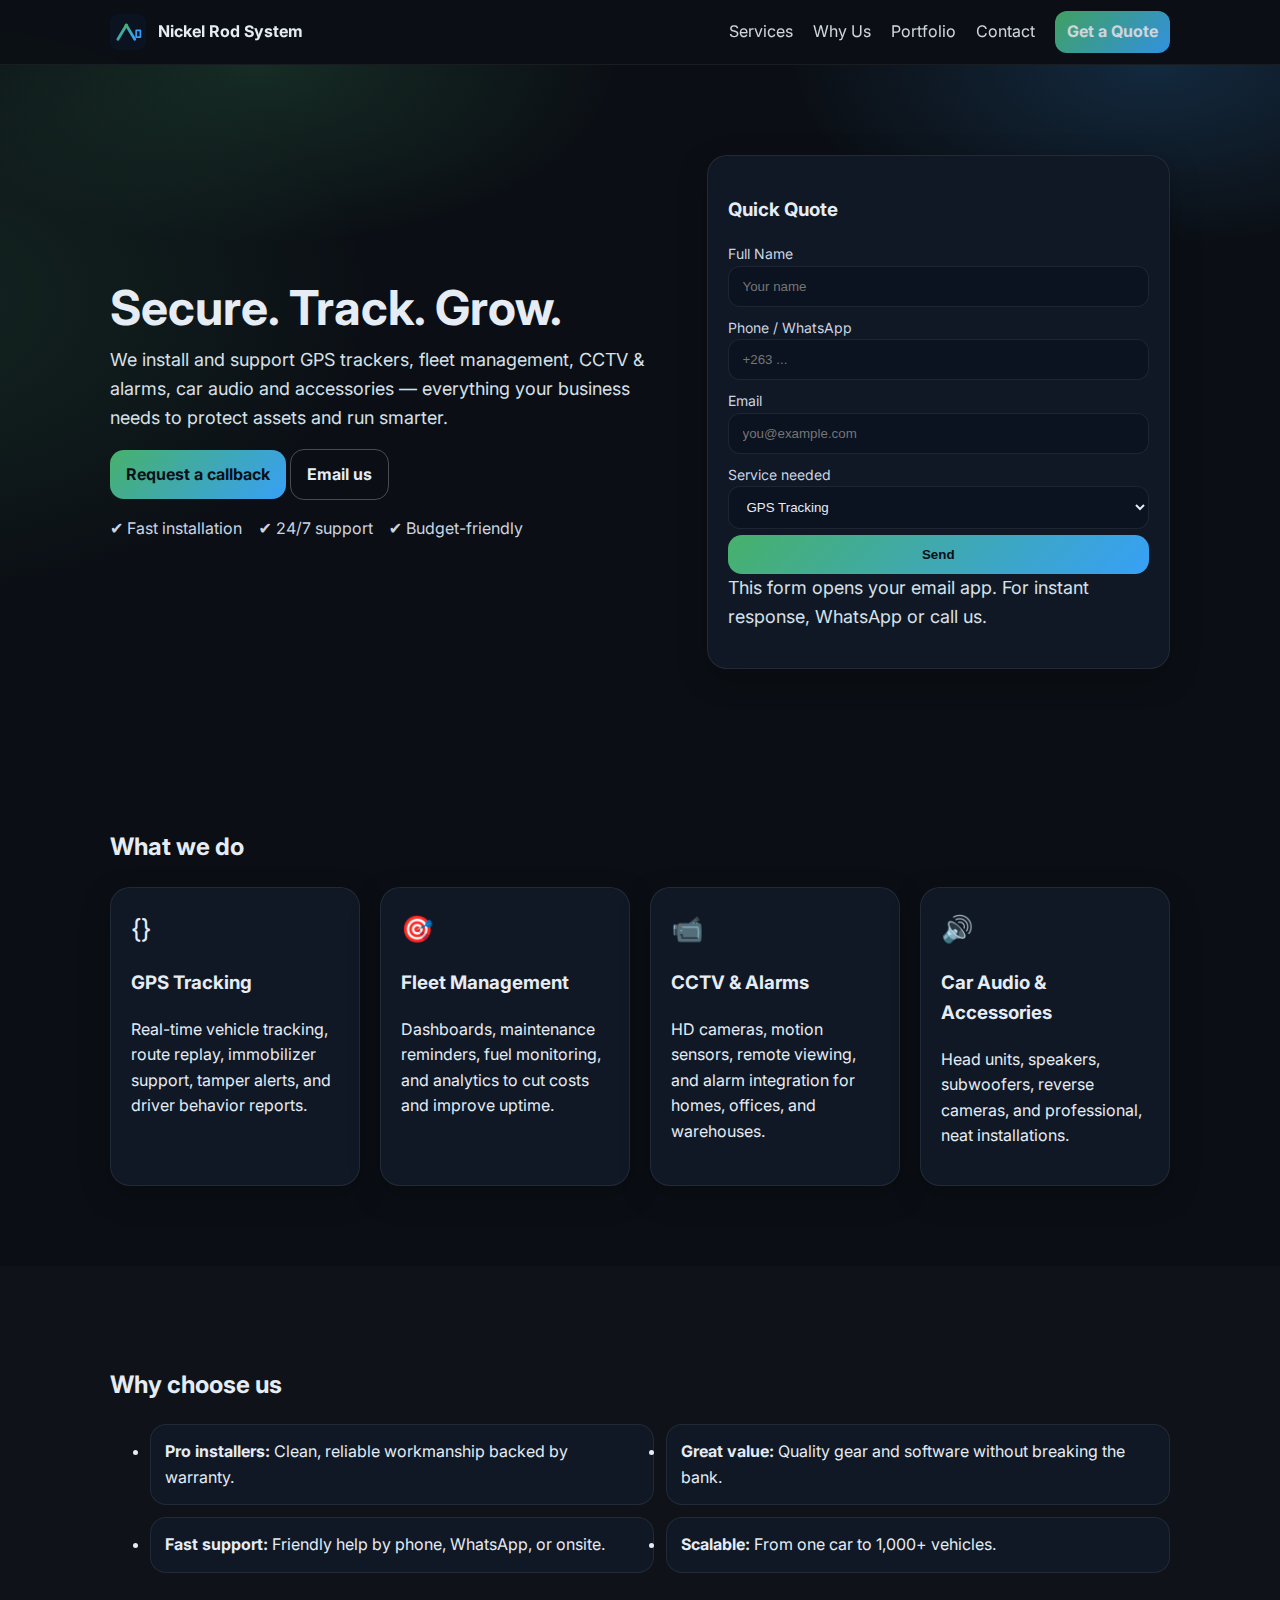
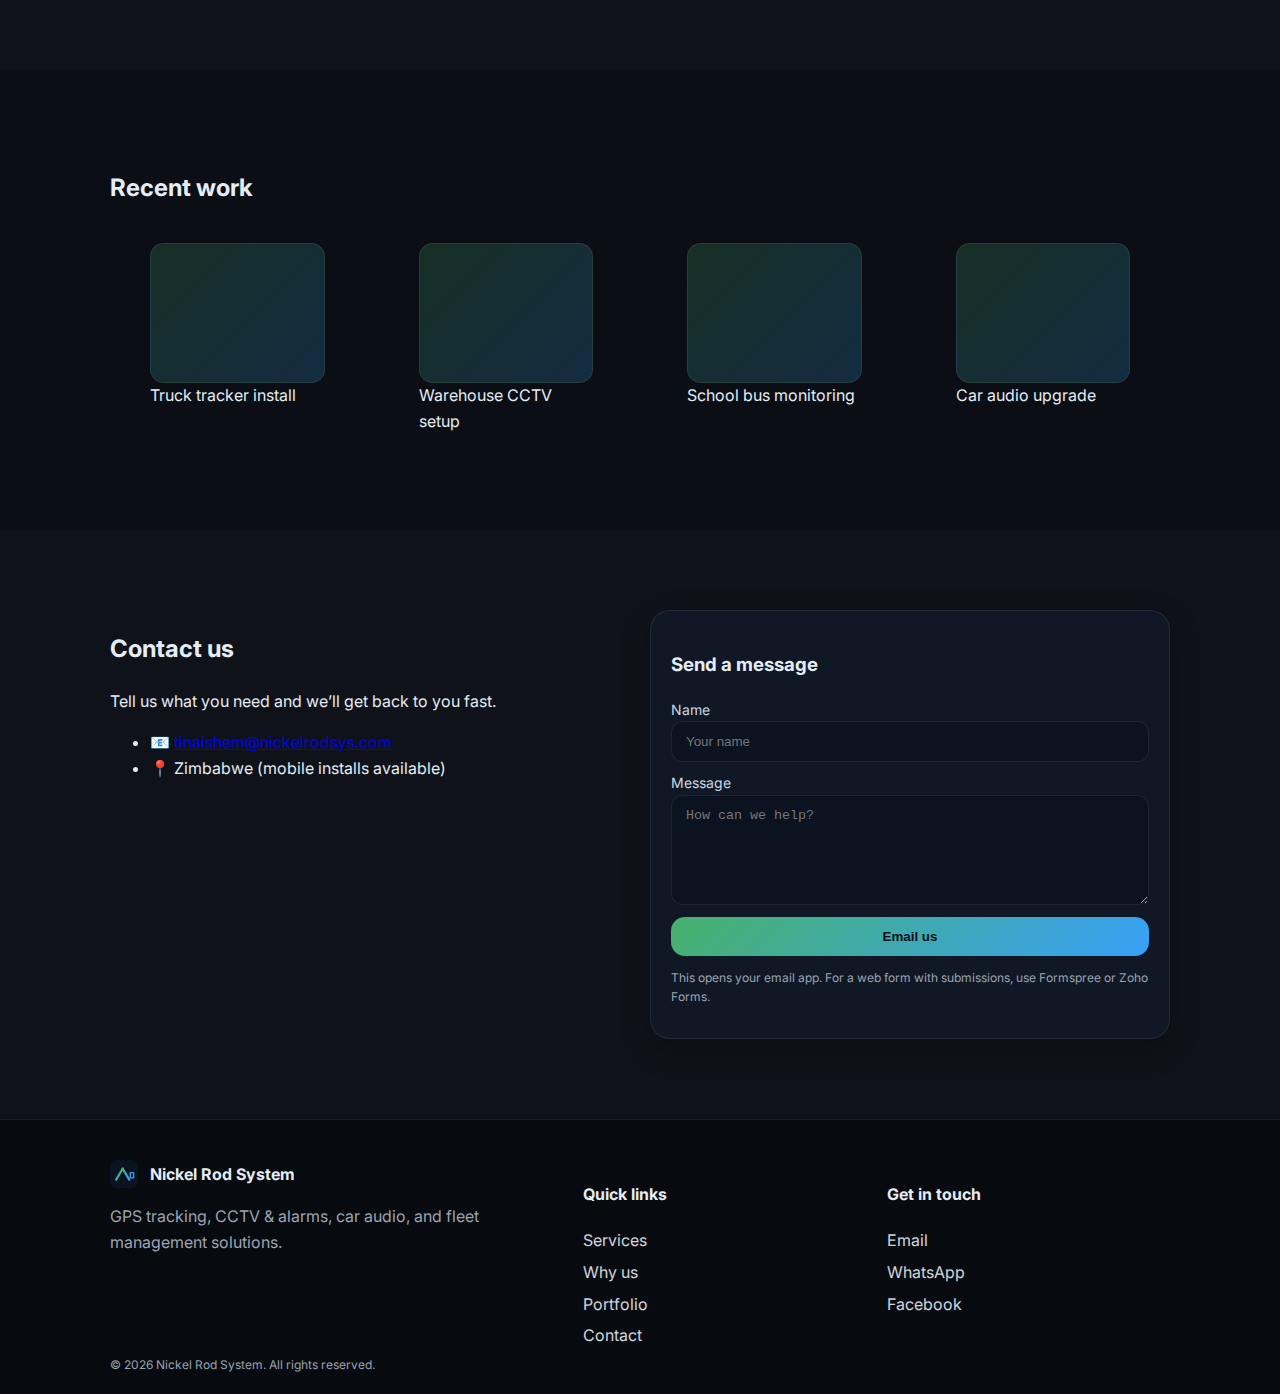
<file: index.html>
<!doctype html>
<html lang="en">
<head>
  <meta charset="utf-8" />
  <meta name="viewport" content="width=device-width, initial-scale=1" />
  <title>Nickel Rod System — GPS Tracking, CCTV & Security</title>
  <meta name="description" content="Nickel Rod System supplies and installs GPS tracking, fleet management, CCTV, alarms, car radios and accessories. Fast, reliable, and affordable." />
  <meta property="og:title" content="Nickel Rod System — GPS Tracking, CCTV & Security" />
  <meta property="og:description" content="Reliable GPS tracking, CCTV, alarms, and fleet solutions." />
  <meta property="og:type" content="website" />
  <meta property="og:image" content="assets/og-image.png" />
  <link rel="icon" href="assets/favicon.svg" type="image/svg+xml" />
  <link rel="preconnect" href="https://fonts.googleapis.com">
  <link rel="preconnect" href="https://fonts.gstatic.com" crossorigin>
  <link href="https://fonts.googleapis.com/css2?family=Inter:wght@300;400;500;600;700;800;900&display=swap" rel="stylesheet">
  <link rel="stylesheet" href="styles.css" />
</head>
<body>
  <!--
    TODOs for you:
    1) Replace placeholders: phone number, address, social links.
    2) Update email (now set to tinaishem@nickelrodsys.com).
    3) Add your logo in /assets/logo.svg or as text.
  -->
  <header class="site-header">
    <div class="container nav">
      <a class="brand" href="#home">
        <img src="assets/logo.svg" alt="Nickel Rod System logo" class="logo" />
        <span>Nickel Rod System</span>
      </a>
      <nav id="nav" class="nav-links">
        <a href="#services">Services</a>
        <a href="#features">Why Us</a>
        <a href="#portfolio">Portfolio</a>
        <a href="#contact">Contact</a>
        <a class="btn small" href="mailto:tinaishem@nickelrodsys.com">Get a Quote</a>
      </nav>
      <button class="hamburger" aria-label="Open menu" onclick="toggleMenu()">
        <span></span><span></span><span></span>
      </button>
    </div>
  </header>

  <main id="home">
    <section class="hero">
      <div class="container hero-grid">
        <div class="hero-copy">
          <h1>Secure. Track. Grow.</h1>
          <p>We install and support GPS trackers, fleet management, CCTV & alarms, car audio and accessories — everything your business needs to protect assets and run smarter.</p>
          <div class="cta">
            <a class="btn" href="#contact">Request a callback</a>
            <a class="btn ghost" href="mailto:tinaishem@nickelrodsys.com">Email us</a>
          </div>
          <ul class="badges">
            <li>✔ Fast installation</li>
            <li>✔ 24/7 support</li>
            <li>✔ Budget-friendly</li>
          </ul>
        </div>
        <div class="hero-card">
          <div class="card">
            <h3>Quick Quote</h3>
            <form id="quoteForm" onsubmit="return sendQuote(event)">
              <label>Full Name
                <input required name="name" placeholder="Your name" />
              </label>
              <label>Phone / WhatsApp
                <input required name="phone" placeholder="+263 ..." />
              </label>
              <label>Email
                <input type="email" name="email" placeholder="you@example.com" />
              </label>
              <label>Service needed
                <select name="service">
                  <option>GPS Tracking</option>
                  <option>Fleet Management</option>
                  <option>CCTV & Alarms</option>
                  <option>Car Audio & Accessories</option>
                  <option>Other</option>
                </select>
              </label>
              <button class="btn block" type="submit">Send</button>
              <p class="muted tiny">This form opens your email app. For instant response, WhatsApp or call us.</p>
            </form>
          </div>
        </div>
      </div>
    </section>

    <section id="services" class="section">
      <div class="container">
        <h2>What we do</h2>
        <div class="grid cards">
          <article class="card">
            <div class="icon">{}</div>
            <h3>GPS Tracking</h3>
            <p>Real-time vehicle tracking, route replay, immobilizer support, tamper alerts, and driver behavior reports.</p>
          </article>
          <article class="card">
            <div class="icon">🎯</div>
            <h3>Fleet Management</h3>
            <p>Dashboards, maintenance reminders, fuel monitoring, and analytics to cut costs and improve uptime.</p>
          </article>
          <article class="card">
            <div class="icon">📹</div>
            <h3>CCTV & Alarms</h3>
            <p>HD cameras, motion sensors, remote viewing, and alarm integration for homes, offices, and warehouses.</p>
          </article>
          <article class="card">
            <div class="icon">🔊</div>
            <h3>Car Audio & Accessories</h3>
            <p>Head units, speakers, subwoofers, reverse cameras, and professional, neat installations.</p>
          </article>
        </div>
      </div>
    </section>

    <section id="features" class="section alt">
      <div class="container">
        <h2>Why choose us</h2>
        <ul class="feature-list">
          <li><strong>Pro installers:</strong> Clean, reliable workmanship backed by warranty.</li>
          <li><strong>Great value:</strong> Quality gear and software without breaking the bank.</li>
          <li><strong>Fast support:</strong> Friendly help by phone, WhatsApp, or onsite.</li>
          <li><strong>Scalable:</strong> From one car to 1,000+ vehicles.</li>
        </ul>
      </div>
    </section>

    <section id="portfolio" class="section">
      <div class="container">
        <h2>Recent work</h2>
        <div class="grid gallery">
          <figure class="shot"><div class="ph"></div><figcaption>Truck tracker install</figcaption></figure>
          <figure class="shot"><div class="ph"></div><figcaption>Warehouse CCTV setup</figcaption></figure>
          <figure class="shot"><div class="ph"></div><figcaption>School bus monitoring</figcaption></figure>
          <figure class="shot"><div class="ph"></div><figcaption>Car audio upgrade</figcaption></figure>
        </div>
      </div>
    </section>

    <section id="contact" class="section alt">
      <div class="container contact">
        <div>
          <h2>Contact us</h2>
          <p class="lead">Tell us what you need and we’ll get back to you fast.</p>
          <ul class="contact-list">
            <li>📧 <a href="mailto:tinaishem@nickelrodsys.com">tinaishem@nickelrodsys.com</a></li>
            <li>📍 Zimbabwe (mobile installs available)</li>
          </ul>
        </div>
        <div class="card">
          <h3>Send a message</h3>
          <form onsubmit="return sendQuote(event)">
            <label>Name
              <input required name="name" placeholder="Your name" />
            </label>
            <label>Message
              <textarea required name="message" placeholder="How can we help?"></textarea>
            </label>
            <button class="btn block">Email us</button>
            <p class="muted tiny">This opens your email app. For a web form with submissions, use Formspree or Zoho Forms.</p>
          </form>
        </div>
      </div>
    </section>
  </main>

  <footer class="site-footer">
    <div class="container footer-grid">
      <div class="brand-col">
        <div class="brand-inline">
          <img src="assets/logo.svg" class="logo small" alt="Logo" />
          <strong>Nickel Rod System</strong>
        </div>
        <p class="muted">GPS tracking, CCTV & alarms, car audio, and fleet management solutions.</p>
      </div>
      <div>
        <h4>Quick links</h4>
        <ul class="links">
          <li><a href="#services">Services</a></li>
          <li><a href="#features">Why us</a></li>
          <li><a href="#portfolio">Portfolio</a></li>
          <li><a href="#contact">Contact</a></li>
        </ul>
      </div>
      <div>
        <h4>Get in touch</h4>
        <ul class="links">
          <li><a href="mailto:tinaishem@nickelrodsys.com">Email</a></li>
          <li><a href="#" aria-disabled="true">WhatsApp</a></li>
          <li><a href="#" aria-disabled="true">Facebook</a></li>
        </ul>
      </div>
    </div>
    <div class="container tiny muted">© <span id="year"></span> Nickel Rod System. All rights reserved.</div>
  </footer>

  <script src="script.js"></script>

  <script type="application/ld+json">
  {
    "@context": "https://schema.org",
    "@type": "Organization",
    "name": "Nickel Rod System",
    "url": "https://nickelrodsys.com",
    "logo": "https://nickelrodsys.com/assets/logo.svg",
    "sameAs": [],
    "contactPoint": [{
      "@type": "ContactPoint",
      "contactType": "customer support",
      "email": "tinaishem@nickelrodsys.com"
    }]
  }
  </script>
</body>
</html>
</file>
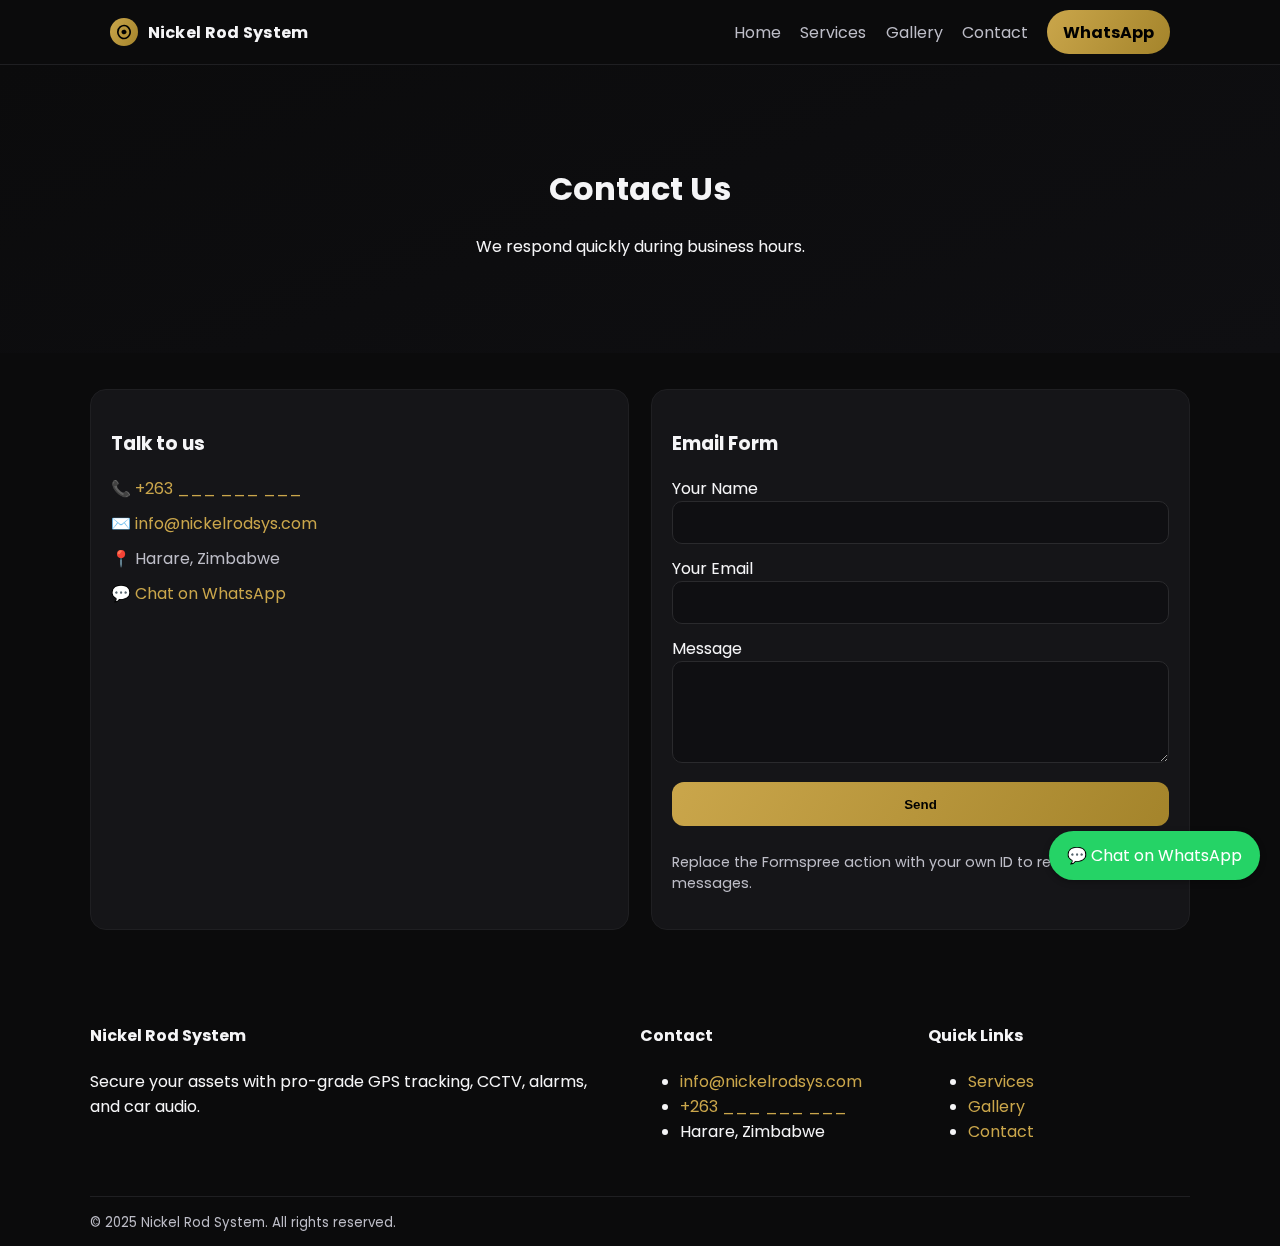
<file: contact.html>
<!doctype html>
<html lang="en">
<head>
  <meta charset="utf-8">
  <meta name="viewport" content="width=device-width, initial-scale=1">
  <meta name="description" content="Professional GPS tracking, CCTV, alarms, car audio, and security solutions.">
  <meta name="theme-color" content="#000000">
  <title>Nickel Rod System | Security & GPS Tracking</title>
  <link rel="preconnect" href="https://fonts.googleapis.com">
  <link rel="preconnect" href="https://fonts.gstatic.com" crossorigin>
  <link href="https://fonts.googleapis.com/css2?family=Poppins:wght@300;400;600;700&display=swap" rel="stylesheet">
  <link rel="stylesheet" href="/assets/css/style.css">
  <link rel="icon" href="/assets/img/favicon.svg">

</head>
<body>

<header class="nav">
  <div class="container nav-inner">
    <a class="brand" href="/">
      <span class="brand-icon">⦿</span>
      <span class="brand-text">Nickel Rod System</span>
    </a>
    <input type="checkbox" id="menu-toggle">
    <label for="menu-toggle" class="hamburger" aria-label="Open menu">☰</label>
    <nav class="menu">
      <a href="/">Home</a>
      <a href="/services.html">Services</a>
      <a href="/gallery.html">Gallery</a>
      <a href="/contact.html">Contact</a>
      <a class="cta" href="https://wa.me/" target="_blank" rel="noopener">WhatsApp</a>
    </nav>
  </div>
</header>

<section class="page-hero small" style="--hero-bg:url('https://source.unsplash.com/1600x600/?contact,phone,office');">
  <div class="container page-hero-inner">
    <h1>Contact Us</h1>
    <p>We respond quickly during business hours.</p>
  </div>
</section>

<section class="container contact-grid">
  <div class="contact-card">
    <h3>Talk to us</h3>
    <ul class="contact-list">
      <li>📞 <a href="tel:+263 ___ ___ ___">+263 ___ ___ ___</a></li>
      <li>✉️ <a href="mailto:info@nickelrodsys.com">info@nickelrodsys.com</a></li>
      <li>📍 Harare, Zimbabwe</li>
      <li>💬 <a target="_blank" rel="noopener" href="https://wa.me/">Chat on WhatsApp</a></li>
    </ul>
  </div>
  <div class="contact-card">
    <h3>Email Form</h3>
    <form action="https://formspree.io/f/your-id" method="POST">
      <label>Your Name
        <input type="text" name="name" required>
      </label>
      <label>Your Email
        <input type="email" name="email" required>
      </label>
      <label>Message
        <textarea name="message" rows="5" required></textarea>
      </label>
      <button class="btn btn-primary" type="submit">Send</button>
      <p class="muted">Replace the Formspree action with your own ID to receive messages.</p>
    </form>
  </div>
</section>


<footer class="footer">
  <div class="container foot-grid">
    <div>
      <h4>Nickel Rod System</h4>
      <p>Secure your assets with pro-grade GPS tracking, CCTV, alarms, and car audio.</p>
    </div>
    <div>
      <h4>Contact</h4>
      <ul>
        <li><a href="mailto:info@nickelrodsys.com">info@nickelrodsys.com</a></li>
        <li><a href="tel:+263 ___ ___ ___">+263 ___ ___ ___</a></li>
        <li>Harare, Zimbabwe</li>
      </ul>
    </div>
    <div>
      <h4>Quick Links</h4>
      <ul>
        <li><a href="/services.html">Services</a></li>
        <li><a href="/gallery.html">Gallery</a></li>
        <li><a href="/contact.html">Contact</a></li>
      </ul>
    </div>
  </div>
  <div class="container foot-bottom">
    <small>© 2025 Nickel Rod System. All rights reserved.</small>
  </div>
</footer>
<script src="/assets/js/main.js"></script>


<!-- WhatsApp Button -->
<a href="https://wa.me/263777417333" target="_blank" style="
    position: fixed;
    bottom: 20px;
    right: 20px;
    background-color: #25D366;
    color: white;
    padding: 12px 18px;
    border-radius: 50px;
    font-size: 16px;
    text-decoration: none;
    box-shadow: 0 2px 6px rgba(0,0,0,0.3);
    z-index: 1000;
">
    💬 Chat on WhatsApp
</a>

</body>
</html>
</file>
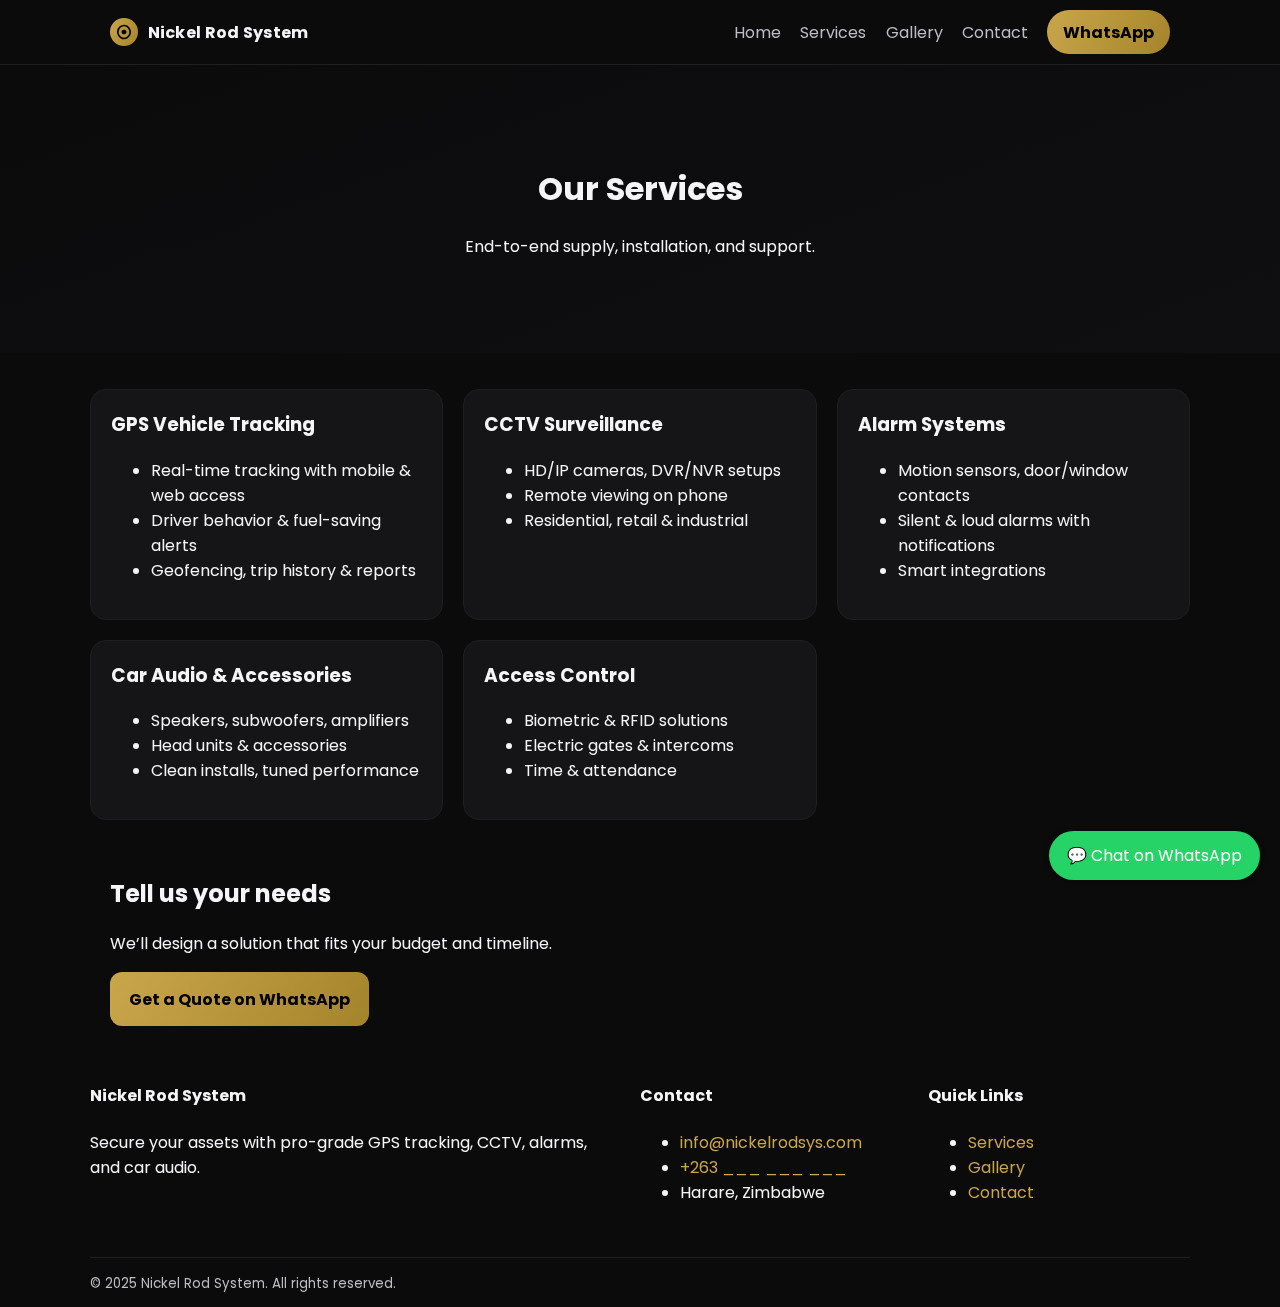
<file: services.html>
<!doctype html>
<html lang="en">
<head>
  <meta charset="utf-8">
  <meta name="viewport" content="width=device-width, initial-scale=1">
  <meta name="description" content="Professional GPS tracking, CCTV, alarms, car audio, and security solutions.">
  <meta name="theme-color" content="#000000">
  <title>Nickel Rod System | Security & GPS Tracking</title>
  <link rel="preconnect" href="https://fonts.googleapis.com">
  <link rel="preconnect" href="https://fonts.gstatic.com" crossorigin>
  <link href="https://fonts.googleapis.com/css2?family=Poppins:wght@300;400;600;700&display=swap" rel="stylesheet">
  <link rel="stylesheet" href="/assets/css/style.css">
  <link rel="icon" href="/assets/img/favicon.svg">

</head>
<body>

<header class="nav">
  <div class="container nav-inner">
    <a class="brand" href="/">
      <span class="brand-icon">⦿</span>
      <span class="brand-text">Nickel Rod System</span>
    </a>
    <input type="checkbox" id="menu-toggle">
    <label for="menu-toggle" class="hamburger" aria-label="Open menu">☰</label>
    <nav class="menu">
      <a href="/">Home</a>
      <a href="/services.html">Services</a>
      <a href="/gallery.html">Gallery</a>
      <a href="/contact.html">Contact</a>
      <a class="cta" href="https://wa.me/" target="_blank" rel="noopener">WhatsApp</a>
    </nav>
  </div>
</header>

<section class="page-hero small" style="--hero-bg:url('https://source.unsplash.com/1600x600/?alarm,security,home');">
  <div class="container page-hero-inner">
    <h1>Our Services</h1>
    <p>End-to-end supply, installation, and support.</p>
  </div>
</section>

<section class="container services-grid">
  <article class="svc">
    <h3>GPS Vehicle Tracking</h3>
    <ul>
      <li>Real-time tracking with mobile & web access</li>
      <li>Driver behavior & fuel-saving alerts</li>
      <li>Geofencing, trip history & reports</li>
    </ul>
  </article>

  <article class="svc">
    <h3>CCTV Surveillance</h3>
    <ul>
      <li>HD/IP cameras, DVR/NVR setups</li>
      <li>Remote viewing on phone</li>
      <li>Residential, retail & industrial</li>
    </ul>
  </article>

  <article class="svc">
    <h3>Alarm Systems</h3>
    <ul>
      <li>Motion sensors, door/window contacts</li>
      <li>Silent & loud alarms with notifications</li>
      <li>Smart integrations</li>
    </ul>
  </article>

  <article class="svc">
    <h3>Car Audio & Accessories</h3>
    <ul>
      <li>Speakers, subwoofers, amplifiers</li>
      <li>Head units & accessories</li>
      <li>Clean installs, tuned performance</li>
    </ul>
  </article>

  <article class="svc">
    <h3>Access Control</h3>
    <ul>
      <li>Biometric & RFID solutions</li>
      <li>Electric gates & intercoms</li>
      <li>Time & attendance</li>
    </ul>
  </article>
</section>

<section class="container quote-panel">
  <h2>Tell us your needs</h2>
  <p>We’ll design a solution that fits your budget and timeline.</p>
  <a class="btn btn-primary" href="https://wa.me/" target="_blank" rel="noopener">Get a Quote on WhatsApp</a>
</section>


<footer class="footer">
  <div class="container foot-grid">
    <div>
      <h4>Nickel Rod System</h4>
      <p>Secure your assets with pro-grade GPS tracking, CCTV, alarms, and car audio.</p>
    </div>
    <div>
      <h4>Contact</h4>
      <ul>
        <li><a href="mailto:info@nickelrodsys.com">info@nickelrodsys.com</a></li>
        <li><a href="tel:+263 ___ ___ ___">+263 ___ ___ ___</a></li>
        <li>Harare, Zimbabwe</li>
      </ul>
    </div>
    <div>
      <h4>Quick Links</h4>
      <ul>
        <li><a href="/services.html">Services</a></li>
        <li><a href="/gallery.html">Gallery</a></li>
        <li><a href="/contact.html">Contact</a></li>
      </ul>
    </div>
  </div>
  <div class="container foot-bottom">
    <small>© 2025 Nickel Rod System. All rights reserved.</small>
  </div>
</footer>
<script src="/assets/js/main.js"></script>


<!-- WhatsApp Button -->
<a href="https://wa.me/263777417333" target="_blank" style="
    position: fixed;
    bottom: 20px;
    right: 20px;
    background-color: #25D366;
    color: white;
    padding: 12px 18px;
    border-radius: 50px;
    font-size: 16px;
    text-decoration: none;
    box-shadow: 0 2px 6px rgba(0,0,0,0.3);
    z-index: 1000;
">
    💬 Chat on WhatsApp
</a>

</body>
</html>
</file>
<file: styles.css>
/* Base */
:root{
  --bg:#0b0f15;
  --card:#101826;
  --muted:#9aa4b2;
  --text:#e5ecf4;
  --brand:#47b16b;
  --brand-2:#37a0f7;
  --accent: linear-gradient(135deg, var(--brand) 0%, var(--brand-2) 100%);
}

*{box-sizing:border-box}
html,body{margin:0;padding:0}
body{
  font-family: Inter, ui-sans-serif, system-ui, -apple-system, Segoe UI, Roboto, Helvetica, Arial, "Apple Color Emoji", "Segoe UI Emoji";
  background: radial-gradient(1000px 600px at 80% -10%, rgba(55,160,247,.15), transparent 50%) , radial-gradient(1000px 600px at -10% 10%, rgba(71,177,107,.15), transparent 50%), var(--bg);
  color: var(--text);
  line-height:1.6;
}

.container{max-width:1100px;margin:0 auto;padding:0 20px}
.section{padding:80px 0}
.section.alt{background: rgba(255,255,255,0.02)}

/* Header */
.site-header{position:sticky;top:0;backdrop-filter: blur(8px); background: rgba(11,15,21,.7); z-index:50; border-bottom: 1px solid rgba(255,255,255,.06)}
.nav{display:flex;align-items:center;justify-content:space-between;height:64px}
.brand{display:flex;align-items:center;gap:12px;text-decoration:none;color:var(--text);font-weight:700}
.logo{width:36px;height:36px}
.logo.small{width:28px;height:28px}
.nav-links{display:flex;align-items:center;gap:20px}
.nav-links a{color:var(--text);text-decoration:none;opacity:.9}
.nav-links .btn.small{padding:8px 12px;border-radius:12px}
.hamburger{display:none;background:none;border:0;cursor:pointer}
.hamburger span{display:block;width:24px;height:2px;background:var(--text);margin:5px 0}

/* Hero */
.hero{padding:90px 0 60px;background:
    radial-gradient(600px 300px at 20% 0%, rgba(71,177,107,.18), transparent 60%),
    radial-gradient(600px 300px at 90% 0%, rgba(55,160,247,.18), transparent 60%);
}
.hero-grid{display:grid;grid-template-columns:1.1fr .9fr;gap:30px;align-items:center}
.hero h1{font-size:48px;line-height:1.1;margin:0 0 12px}
.hero p{font-size:18px;color:#d8e1ea;margin:0 0 16px}
.badges{list-style:none;display:flex;gap:16px;margin:16px 0 0;padding:0;color:#cbd5e1}
.card{background:var(--card); border:1px solid rgba(255,255,255,.08); border-radius:20px; padding:20px; box-shadow: 0 10px 30px rgba(0,0,0,.25)}
label{display:block;font-size:14px;color:#cbd5e1;margin:10px 0 6px}
input,select,textarea{width:100%; padding:12px 14px; background:#0b1220; border:1px solid rgba(255,255,255,.08); border-radius:12px; color:var(--text); outline: none}
textarea{min-height:110px;resize:vertical}

.btn{display:inline-block;padding:12px 16px;border-radius:14px;background:var(--accent);color:#051018;text-decoration:none;font-weight:700;border:0;cursor:pointer}
.btn.ghost{background:transparent;border:1px solid rgba(255,255,255,.25);color:var(--text)}
.btn.block{display:block;width:100%}

.icon{font-size:26px}
.grid.cards{display:grid;grid-template-columns:repeat(4,1fr);gap:20px}
.grid.gallery{display:grid;grid-template-columns:repeat(4,1fr);gap:14px}
.shot .ph{height:140px;border-radius:14px;background: linear-gradient(135deg, rgba(71,177,107,.2), rgba(55,160,247,.2)); border:1px solid rgba(255,255,255,.08)}

.feature-list{display:grid;grid-template-columns:repeat(2,1fr);gap:12px}
.feature-list li{background:var(--card); border:1px solid rgba(255,255,255,.08);border-radius:16px;padding:14px}

/* Contact */
.contact{display:grid;grid-template-columns:1fr 1fr;gap:20px}
.muted{color:var(--muted)}
.tiny{font-size:12px}

/* Footer */
.site-footer{padding:40px 0 20px;border-top:1px solid rgba(255,255,255,.08);background: rgba(0,0,0,.3)}
.footer-grid{display:grid;grid-template-columns:1.6fr 1fr 1fr;gap:20px}
.brand-inline{display:flex;align-items:center;gap:12px}
.links{list-style:none;margin:0;padding:0}
.links li{margin:6px 0}
.links a{color:var(--text);text-decoration:none;opacity:.9}

/* Responsive */
@media (max-width: 900px){
  .hero-grid{grid-template-columns:1fr}
  .grid.cards{grid-template-columns:repeat(2,1fr)}
  .grid.gallery{grid-template-columns:repeat(2,1fr)}
  .feature-list{grid-template-columns:1fr}
  .contact{grid-template-columns:1fr}
  .footer-grid{grid-template-columns:1fr}
  .nav-links{display:none;position:absolute;right:20px;top:64px;background:var(--card);padding:12px;border-radius:14px;border:1px solid rgba(255,255,255,.08);flex-direction:column;width:220px}
  .hamburger{display:block}
  .nav-open .nav-links{display:flex}
}
</file>
<file: assets/css/style.css>
:root{
  --bg:#0b0b0c;
  --bg-2:#111114;
  --fg:#f5f5f7;
  --muted:#bdbdc7;
  --gold:#caa64b;
  --gold-2:#a4842b;
  --card:#151518;
  --shadow:0 10px 30px rgba(0,0,0,.35);
}

*{box-sizing:border-box}
html,body{margin:0;padding:0;font-family:Poppins,system-ui,-apple-system,Segoe UI,Roboto,Arial,sans-serif;background:var(--bg);color:var(--fg);}

a{color:var(--gold);text-decoration:none}
a:hover{color:var(--fg)}

.container{max-width:1100px;margin:0 auto;padding:0 20px}

.nav{position:sticky;top:0;background:rgba(11,11,12,.8);backdrop-filter:saturate(180%) blur(8px);z-index:10;border-bottom:1px solid #1f1f22}
.nav-inner{display:flex;align-items:center;justify-content:space-between;min-height:64px}
.brand{display:flex;align-items:center;gap:.6rem;font-weight:700;color:var(--fg)}
.brand-icon{display:inline-grid;place-items:center;width:28px;height:28px;border-radius:50%;background:linear-gradient(120deg,var(--gold),var(--gold-2));color:#000}
.brand-text{letter-spacing:.3px}
#menu-toggle{display:none}
.hamburger{display:none;font-size:24px;cursor:pointer}
.menu{display:flex;gap:1.2rem;align-items:center}
.menu a{color:var(--muted)}
.menu a:hover{color:var(--fg)}
.menu .cta{padding:.6rem 1rem;border-radius:999px;background:linear-gradient(120deg,var(--gold),var(--gold-2));color:#000;font-weight:700}

@media(max-width:860px){
  .hamburger{display:block}
  .menu{position:absolute;left:0;right:0;top:64px;background:var(--bg-2);flex-direction:column;padding:12px 20px;display:none;border-bottom:1px solid #1f1f22}
  #menu-toggle:checked ~ .menu{display:flex}
}

.hero{min-height:72vh;display:grid;place-items:center;background:radial-gradient(ellipse at 20% 20%, #1b1b20 0, transparent 50%),linear-gradient(160deg, #0b0b0c 0, #0e0e10 100%);position:relative;overflow:hidden}
.hero::before{content:"";position:absolute;inset:0;background-image:var(--hero-bg);background-size:cover;background-position:center;opacity:.17;filter:grayscale(10%) contrast(105%)}
.hero-inner{position:relative;text-align:center;padding:6rem 0}
.hero h1{font-size:clamp(2rem,6vw,3.2rem);margin:0 0 8px}
.hero p{color:var(--muted);margin:0 0 20px}
.hero-cta{display:flex;gap:12px;justify-content:center}
.btn{display:inline-block;padding:.9rem 1.2rem;border-radius:12px;border:1px solid #2a2a2d;font-weight:700}
.btn-primary{background:linear-gradient(120deg,var(--gold),var(--gold-2));color:#000;border:none}
.btn-outline{background:transparent;color:var(--fg)}
.link{color:var(--gold);font-weight:600}
.trust-badges{display:flex;gap:12px;list-style:none;padding:0;justify-content:center;margin:18px 0 0;color:var(--muted);flex-wrap:wrap}

.strip{padding:40px 0;background:linear-gradient(180deg,transparent,rgba(255,255,255,.02))}
.strip-grid{display:grid;grid-template-columns:repeat(3,1fr);gap:16px}
.card{background:var(--card);padding:22px;border-radius:16px;box-shadow:var(--shadow);border:1px solid #1c1c20}
.icon{font-size:28px;margin-bottom:8px}

@media(max-width:900px){.strip-grid{grid-template-columns:1fr}}

.two-col{padding:40px 0}
.two-col-inner{display:grid;grid-template-columns:1.2fr 1fr;gap:24px;align-items:center}
.two-col-img{min-height:380px;background-size:cover;background-position:center;border-radius:18px;border:1px solid #1f1f22;box-shadow:var(--shadow)}
.two-col-content h2{margin:0 0 8px;font-size:clamp(1.6rem,4vw,2.2rem)}
.two-col-content p{color:var(--muted)}

@media(max-width:900px){.two-col-inner{grid-template-columns:1fr}}

.cta-band{padding:54px 0;background:linear-gradient(120deg,rgba(202,166,75,.14),transparent)}
.cta-inner{display:flex;gap:16px;align-items:center;justify-content:space-between;flex-wrap:wrap}
.cta-inner h2{margin:0}

.page-hero{min-height:40vh;display:grid;place-items:center;position:relative;background:linear-gradient(160deg,#0b0b0c,#0f0f12)}
.page-hero::before{content:"";position:absolute;inset:0;background-image:var(--hero-bg);background-size:cover;background-position:center;opacity:.15}
.page-hero.small{min-height:32vh}
.page-hero-inner{text-align:center;position:relative}

.services-grid{display:grid;grid-template-columns:repeat(3,1fr);gap:20px;padding:36px 0}
.svc{background:var(--card);padding:20px;border-radius:16px;border:1px solid #1f1f22}
.svc h3{margin-top:0}
@media(max-width:900px){.services-grid{grid-template-columns:1fr}}

.gallery-grid{display:grid;grid-template-columns:repeat(3,1fr);gap:10px;padding:30px 0}
.gallery-grid figure{margin:0;background:var(--card);border-radius:12px;overflow:hidden;border:1px solid #1f1f22;box-shadow:var(--shadow)}
.gallery-grid img{display:block;width:100%;height:220px;object-fit:cover}
.gallery-grid figcaption{padding:8px 10px;color:var(--muted);font-size:.9rem}
@media(max-width:900px){.gallery-grid{grid-template-columns:1fr}}

.contact-grid{display:grid;grid-template-columns:1fr 1fr;gap:22px;padding:36px 0}
.contact-card{background:var(--card);padding:20px;border-radius:16px;border:1px solid #1f1f22}
.contact-list{list-style:none;padding:0;margin:0}
.contact-list li{margin:10px 0;color:var(--muted)}
.contact-card form{display:grid;gap:12px}
.contact-card input,.contact-card textarea{width:100%;padding:.8rem;border-radius:10px;border:1px solid #2a2a2d;background:#0f0f12;color:var(--fg)}
.muted{color:var(--muted);font-size:.9rem}

.notfound{padding:80px 0;text-align:center}
.foot-grid{display:grid;grid-template-columns:2fr 1fr 1fr;gap:26px;padding:36px 0}
.foot-bottom{padding:12px 0;border-top:1px solid #1f1f22;color:var(--muted)}
@media(max-width:900px){.foot-grid{grid-template-columns:1fr}}
</file>
